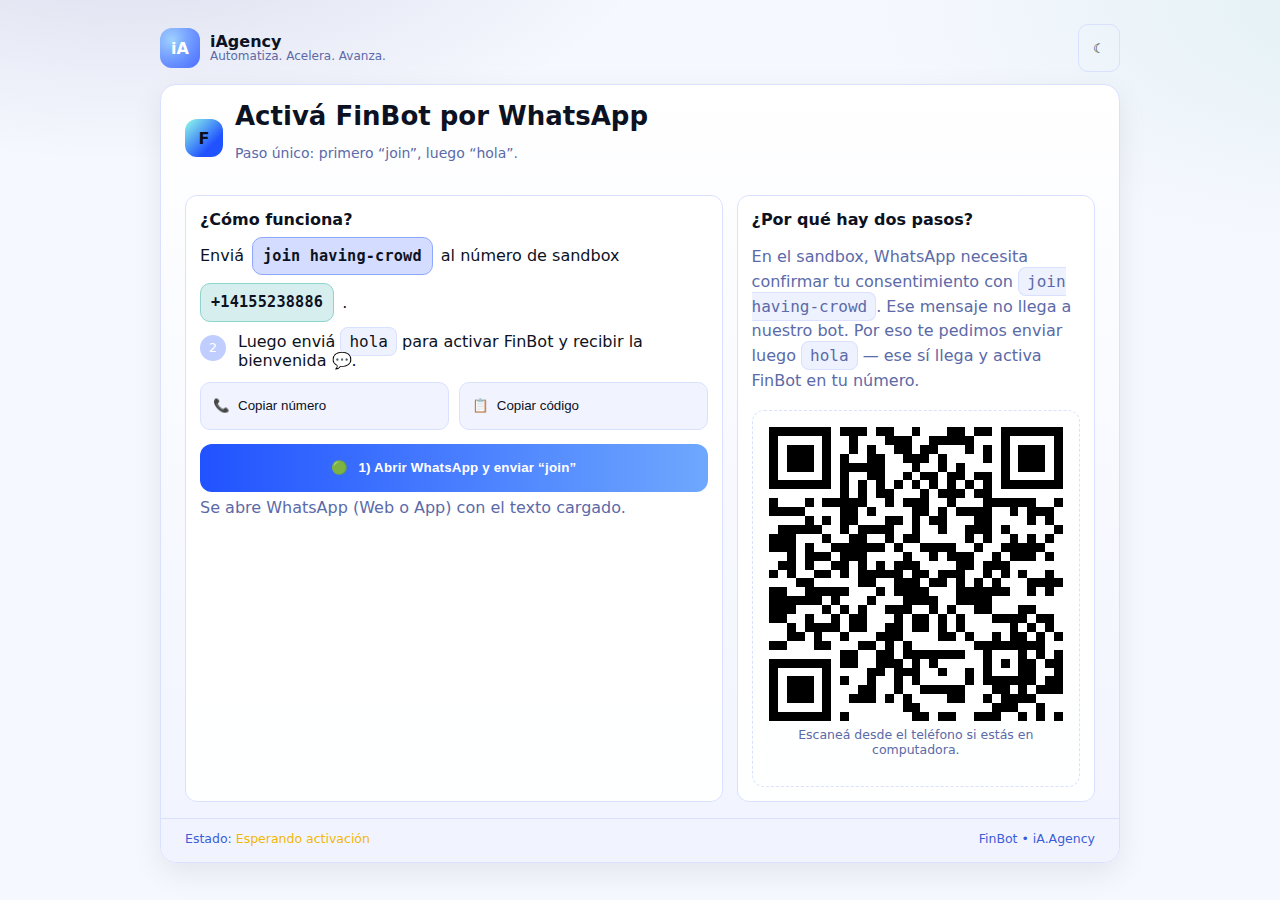
<file: index.html>
<!doctype html>
<html lang="es">
<head>
  <meta charset="utf-8" />
  <meta name="viewport" content="width=device-width,initial-scale=1,viewport-fit=cover" />
  <title>Activar FinBot por WhatsApp • iA.Agency</title>
  <link rel="stylesheet" href="css/style.css" />
  <link rel="icon" href="favicon.ico" />
</head>
<body>
  <div class="wrap">
    <header class="topbar">
      <div class="brand">
        <div class="logo" aria-hidden="true">iA</div>
        <div class="brand-text">
          <strong>iAgency</strong>
          <span class="sub">Automatiza. Acelera. Avanza.</span>
        </div>
      </div>
      <div class="actions">
        <button id="themeToggle" class="ghost" aria-label="Cambiar tema" title="Cambiar tema">☾</button>
      </div>
    </header>

    <main class="card" role="region" aria-label="Activación por WhatsApp">
      <div class="head">
        <div class="app-icon" aria-hidden="true">F</div>
        <div>
          <h1>Activá FinBot por WhatsApp</h1>
          <p class="sub">Paso único: primero “join”, luego “hola”.</p>
        </div>
      </div>

      <section class="body">
        <div class="grid">
          <!-- Instrucciones -->
          <article class="box">
            <h3>¿Cómo funciona?</h3>
            <div class="steps">
              <div class="inline-step">
  Enviá
  <span class="chip chip-code" id="join"></span>
  al número de sandbox
  <span class="chip chip-phone" id="num"></span>.
</div>

              <div class="step">
                <div class="n" aria-hidden="true">2</div>
                <div>Luego enviá <span class="mono">hola</span> para activar FinBot y recibir la bienvenida 💬.</div>
              </div>
            </div>

            <div class="row mt-12">
              <button class="copy tap" id="copyNum" aria-label="Copiar número"><span class="ico">📞</span> Copiar número</button>
              <button class="copy tap" id="copyJoin" aria-label="Copiar código"><span class="ico">📋</span> Copiar código</button>
            </div>

            <div class="mt-14 actions-group">
              <!-- Botón 1: JOIN -->
              <button class="btn primary tap" id="btnJoin">
                <span class="ico">🟢</span> 1) Abrir WhatsApp y enviar “join”
              </button>
              <p class="muted mt-6">Se abre WhatsApp (Web o App) con el texto cargado.</p>

              <!-- Botón 2: HOLA (aparece luego) -->
              <button class="btn secondary tap hidden" id="btnHola" disabled>
                <span class="ico">👋</span> 2) Enviar “hola” para activar FinBot
              </button>
              <p class="muted small hint hidden" id="hintHola">Tip: si ya enviaste el join y ves el OK del sandbox, ahora enviá <b>hola</b>.</p>
            </div>
          </article>

          <!-- Panel derecho -->
          <aside class="box">
            <h3>¿Por qué hay dos pasos?</h3>
            <p class="muted lh">
              En el sandbox, WhatsApp necesita confirmar tu consentimiento con <span class="mono" id="join2"></span>. Ese mensaje no llega a nuestro bot.
              Por eso te pedimos enviar luego <span class="mono">hola</span> — ese sí llega y activa FinBot en tu número.
            </p>

          <div class="qr" id="qrBlock" aria-hidden="true">
  <img src="/src/qr.svg" id="sqrImg" alt="QR para abrir WhatsApp con join" class="" />
  <p class="muted small mt-6">Escaneá desde el teléfono si estás en computadora.</p>
</div>
          </aside>
        </div>
      </section>

      <footer class="foot">
        <span class="tag">Estado: <span id="state" class="warn">Esperando activación</span></span>
        <span class="tag">FinBot • iA.Agency</span>
      </footer>
    </main>
  </div>


  <script src="js/script.js"></script>
</body>
</html>
</file>
<file: css/style.css>
/* ===== Branding iA.Agency + mobile-first + dark mode ===== */
:root{
  /* Light */
  --bg:#f6f8ff; --ink:#0d1222; --muted:#5b6aa8;
  --panel:#ffffff; --panel-2:#f1f4ff; --border:#d9e1ff;
  --primary:#2152ff; --primary-2:#6ea8fe; --secondary:#0f1730;
  --ok:#19c37d; --warn:#f2b705; --mono-bg:#eef2ff;
  --shadow:0 10px 30px rgba(0,0,0,.08);

  --space: clamp(14px, 3.5vw, 24px);
  --radius: 14px;
  --touch: 48px;
}

@media (prefers-color-scheme: dark){
  :root{
    --bg:#0b1020; --ink:#e8ecff; --muted:#a6b0d9;
    --panel:#121a33; --panel-2:#0f1730; --border:#22305f;
    --primary:#6ea8fe; --primary-2:#8db7ff; --secondary:#0d1530;
    --mono-bg:#10193a; --shadow:0 10px 35px rgba(0,0,0,.35);
  }
}
html[data-theme="dark"]{
  --bg:#0b1020; --ink:#e8ecff; --muted:#a6b0d9;
  --panel:#121a33; --panel-2:#0f1730; --border:#22305f;
  --primary:#6ea8fe; --primary-2:#8db7ff; --secondary:#0d1530;
  --mono-bg:#10193a; --shadow:0 10px 35px rgba(0,0,0,.35);
}

/* ===== Base ===== */
*{box-sizing:border-box}
html,body{height:100%}
body{
  margin:0; font-family: system-ui, -apple-system, Segoe UI, Roboto, Inter, Ubuntu, "Helvetica Neue", Arial;
  color:var(--ink); background:
    radial-gradient(900px 420px at 10% -10%, #1b2a6d22, transparent 60%),
    radial-gradient(900px 420px at 110% 0%, #16a08518, transparent 60%),
    var(--bg);
  padding: calc(var(--space) + env(safe-area-inset-top)) var(--space) calc(96px + env(safe-area-inset-bottom));
  display:flex; align-items:flex-start; justify-content:center;
}
.wrap{ width:100%; max-width:960px }

/* Topbar */
.topbar{ display:flex; align-items:center; justify-content:space-between; margin-bottom:12px }
.brand{ display:flex; gap:10px; align-items:center }
.logo{
  width:40px; height:40px; border-radius:12px; display:grid; place-items:center; font-weight:800; color:#fff;
  background: radial-gradient(circle at 30% 30%, #9ad0ff, #5a86ff 60%, #2e54ff);
  box-shadow: inset 0 0 22px #ffffff33;
}
.brand-text{ display:flex; flex-direction:column; line-height:1.1 }
.brand-text .sub{ color:var(--muted); font-size:12px }
.ghost{
  min-height:var(--touch);
  background:transparent; border:1px solid var(--border); color:var(--ink);
  padding:0 14px; border-radius:10px; cursor:pointer;
}

/* Card */
.card{
  background:linear-gradient(180deg,var(--panel),var(--panel-2));
  border:1px solid var(--border); border-radius:16px; box-shadow:var(--shadow);
  overflow:hidden;
}
.head{
  padding:16px var(--space) 8px; display:flex; gap:12px; align-items:center; flex-wrap:wrap;
}
.app-icon{
  width:38px;height:38px;border-radius:12px;background:linear-gradient(135deg,#91ffe8,#2152ff 70%);
  color:#0b1020; font-weight:900; display:grid;place-items:center;
}
h1{ font-size:clamp(20px, 5.5vw, 26px); margin:0 0 4px }
.sub{ color:var(--muted); font-size:clamp(13px, 3.5vw, 14px) }

.body{ padding:12px var(--space) 16px; display:grid; gap:14px }
.grid{ display:grid; gap:14px; grid-template-columns:1fr }
@media (min-width:860px){ .grid{ grid-template-columns: 1.2fr .8fr } }

.box{
  border:1px solid var(--border); border-radius:12px; padding:14px; background: color-mix(in srgb, var(--panel) 92%, transparent);
}
.box h3{ margin:0 0 8px; font-size:16px }
.steps{ display:grid; gap:10px; margin:6px 0 }
.step{ display:flex; gap:12px; align-items:flex-start }
.step .n{
  width:26px;height:26px;border-radius:50%;
  background:color-mix(in srgb, var(--primary) 24%, var(--panel-2));
  color:#fff; font-size:13px; display:grid; place-items:center; flex:0 0 26px; margin-top:2px;
}
.mono{
  font-family: ui-monospace, SFMono-Regular, Menlo, Consolas, monospace;
  background:var(--mono-bg); padding:4px 8px; border-radius:8px; border:1px solid var(--border);
}

.row{ display:flex; gap:10px; align-items:center; flex-wrap:wrap }
.tap{ min-height:var(--touch) }
.copy{
  border:1px solid var(--border); background:var(--panel-2); color:var(--ink); padding:10px 12px; border-radius:10px;
  display:flex; align-items:center; gap:8px; cursor:pointer; flex:1 1 160px;
}
.actions-group .btn{ margin-top:10px }

.btn{
  border:0; padding:14px 18px; border-radius:12px; cursor:pointer; width:100%;
  display:flex; align-items:center; gap:10px; justify-content:center; font-weight:800; letter-spacing:.2px;
}
.primary{ background: linear-gradient(90deg, var(--primary), var(--primary-2)); color:#fff }
.secondary{ background: var(--secondary); color:#e8ecff; border:1px solid var(--border) }
.btn:active{ transform: translateY(1px) }

.muted{ color:var(--muted) }
.small{ font-size:12.5px }
.mt-6{ margin-top:6px } .mt-12{ margin-top:12px } .mt-14{ margin-top:14px }
.lh{ line-height:1.55 }

.qr{
  display:grid; place-items:center; padding:16px; border:1px dashed var(--border); border-radius:12px; min-height:220px; text-align:center;
}
.hidden{ display:none !important }

.foot{
  padding:12px var(--space) 16px; border-top:1px solid var(--border); background:var(--panel-2);
  display:flex; justify-content:space-between; gap:10px; flex-wrap:wrap;
}
.tag{ color: color-mix(in srgb, var(--primary) 55%, var(--muted)); font-size:12.5px }
.ok{ color:var(--ok) } .warn{ color:var(--warn) }

/* Sticky CTA para el paso 2 en móviles */
.sticky-cta{
  position:fixed; left:0; right:0;
  bottom: max(10px, env(safe-area-inset-bottom));
  padding: 0 var(--space);
  display:block;
}
.sticky-cta .btn{
  border-radius:14px; box-shadow: var(--shadow);
}
@media (min-width:860px){
  .sticky-cta{ display:none }
}

/* Motion reduce */
@media (prefers-reduced-motion: reduce){
  .btn:active{ transform:none }
}
/* --- Chips y tipografía mono mejorada --- */
.inline-step{
  display: inline-flex;
  flex-wrap: wrap;
  align-items: center;
  gap: 8px;
  line-height: 1.6;
}

/* base chip */
.chip{
  display: inline-flex;
  align-items: center;
  gap: 6px;
  padding: 6px 10px;
  border-radius: 10px;
  border: 1px solid var(--border);
  background: var(--panel-2);
  font-weight: 600;
  letter-spacing: .2px;
  white-space: nowrap;          /* evita saltos feos en medio del código/teléfono */
}

/* contenido monoespaciado y tamaño cómodo en móvil */
.chip-code,
.chip-phone{
  font-family: ui-monospace, SFMono-Regular, Menlo, Consolas, monospace;
  font-size: 0.95rem;
}

/* diferenciar visualmente el "join" */
.chip-code{
  background: color-mix(in srgb, var(--primary) 14%, var(--panel-2));
  border-color: color-mix(in srgb, var(--primary) 40%, var(--border));
  color: var(--ink);
}

/* darle presencia al número */
.chip-phone{
  background: color-mix(in srgb, var(--ok) 12%, var(--panel-2));
  border-color: color-mix(in srgb, var(--ok) 40%, var(--border));
}

/* afinamos el numerito del paso para que quede centrado con el texto */
.step .n{
  display: inline-grid;
  place-items: center;
  translate: 0 1px; /* microajuste vertical */
}

/* en pantallas muy chicas, reducimos apenas el tamaño para que no corte línea */
@media (max-width: 360px){
  .chip-code, .chip-phone{ font-size: 0.9rem }
}
</file>
